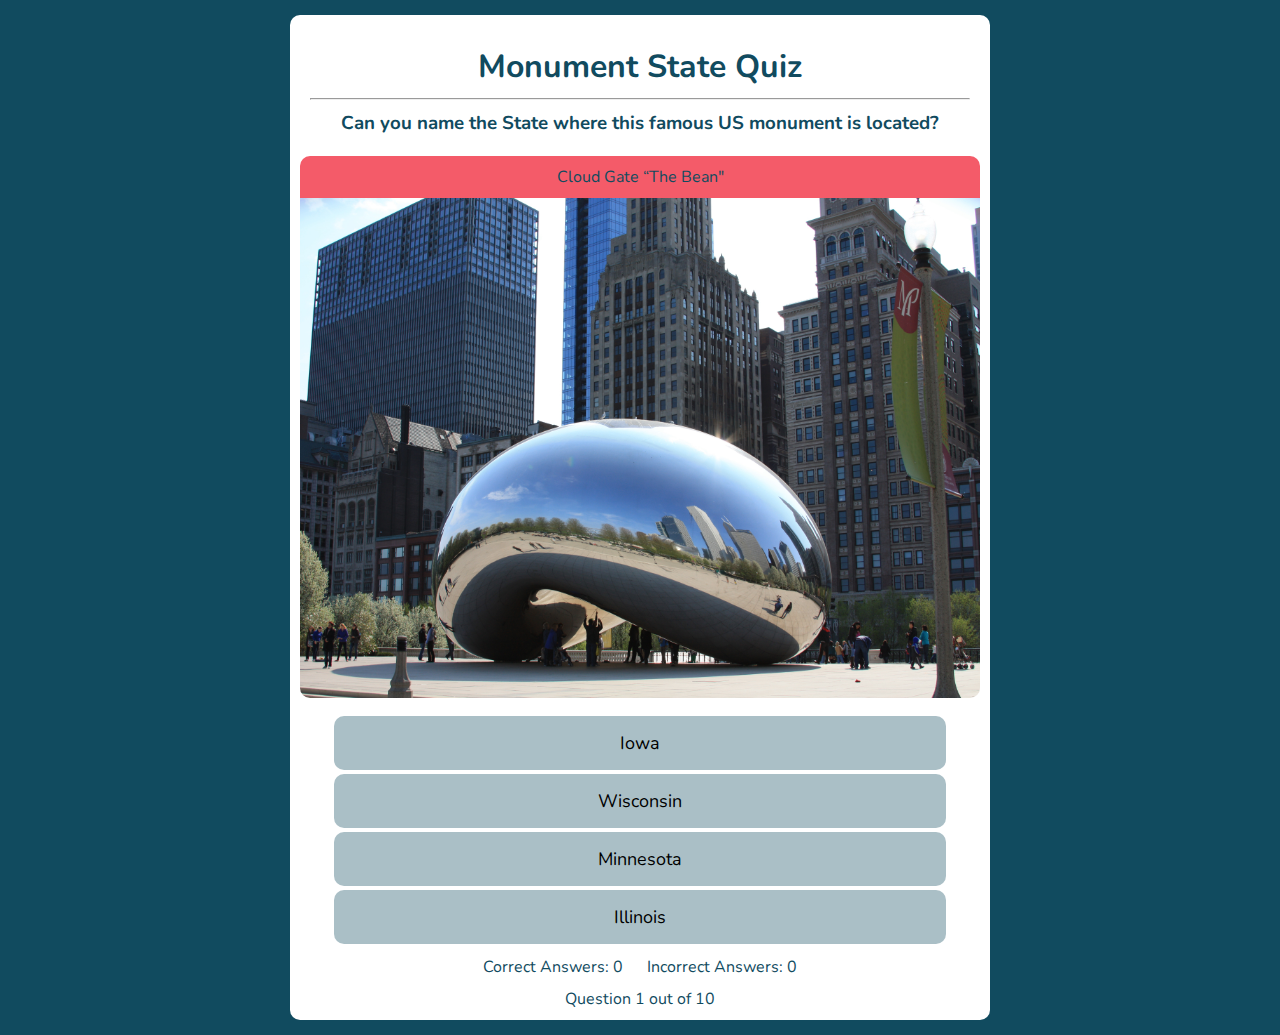
<file: index.html>
<!DOCTYPE html>
<html lang="en">

<head>
    <meta charset="UTF-8">
    <meta name="viewport" content="width=device-width, initial-scale=1.0">
    <title>US Monument Game</title>
    <link rel="stylesheet" href="assets/css/style.css">
</head>

<body>
    <div id="quiz-container">
        <!-- Existing div for the question -->
        <div id="question-container">
            <div class="title">
                <h1>Monument State Quiz</h1>
                <hr>
                <h3>Can you name the State where this famous US monument is located?</h3>
            </div>
            <div id="monument-name"></div>
            <img id="monument-img" src="" alt="Monument Image">
            <div id="answers-container">
                <!-- Existing buttons for answer options -->
                <button id="answer-1" class="answer-btn"></button>
                <button id="answer-2" class="answer-btn"></button>
                <button id="answer-3" class="answer-btn"></button>
                <button id="answer-4" class="answer-btn"></button>
            </div>
            <div class="score-area">
                <p class="scores">Correct Answers: <span id="score">0</span></p>
                <p class="scores">Incorrect Answers: <span id="incorrect">0</span></p>
            </div>
            <div id="question-number"></div>
        </div>
    </div>
    <script src="assets/js/script.js"></script>
</body>

</html>
</file>
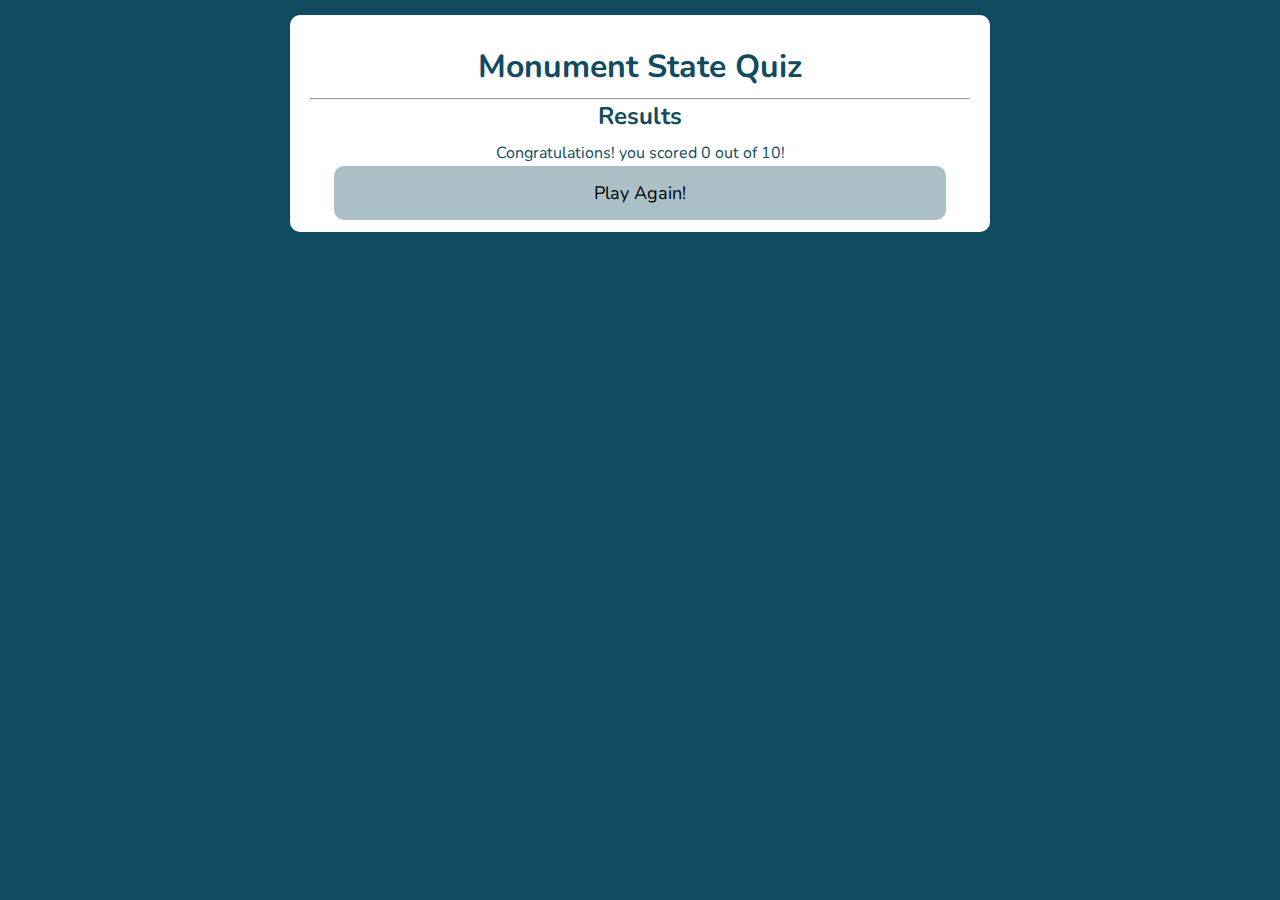
<file: results.html>
<!DOCTYPE html>
<html lang="en">

<head>
    <meta charset="UTF-8">
    <meta name="viewport" content="width=device-width, initial-scale=1.0">
    <title>US Monument Game</title>
    <link rel="stylesheet" href="assets/css/style.css">
</head>

<body>
    <div id="quiz-container">
        <!-- Existing div for the question -->
        <div id="question-container">
            <div class="title">
                <h1>Monument State Quiz</h1>
                <hr>
                <h2>Results</h2>
            </div>
            <div id="final-result">
                <p>Congratulations! you scored 0 out of 10!</p>
            </div>
            <a href="index.html"><button class="answer-btn">Play Again!</button></a>
        </div>
    </div>
    <script src="assets/js/script.js"></script>
</body>

</html>
</file>
<file: assets/css/style.css>
/*Imported font from Google fonts*/
@import url('https://fonts.googleapis.com/css2?family=Nunito:ital,wght@0,200..1000;1,200..1000&display=swap');

* {
    margin: 0;
    padding: 0;
    box-sizing: border-box;
    font-family: 'Nunito', sans-serif;
}


body {
    background-color: #114B5F;
    text-align: center;
    color: #114B5F;
    font-family: 'nunito', sans-serif;
    display: flex;
    flex-direction: column;
    justify-content: center;
    align-items: center;
}


#quiz-container {
    background-color: #FFFFFF;
    width: 90%;
    max-width: 700px;
    margin: 15px auto;
    border-radius: 10px;
    padding: 10px;
}

.title {
    padding: 10px;
}

.title h1,
.title h3 {
    padding: 10px;
}

#question-number {
    font-size: 1rem;
}

#answers-container {
    display: flex;
    flex-direction: column;
    justify-content: center;
    align-items: center;
}

#monument-name {
    border-radius: 10px 10px 0 0;
    background-color: #F45B69;
    padding: 10px 0;

}

#monument-img {
    margin: 0 auto;
    text-align: center;
    max-width: 100%;
    height: 100%;
    max-height: 500px;
    border-radius: 0 0 10px 10px;
    margin: 0 0 10px;
}

.answer-btn {
    background-color: #114c5f5b;
    color: #000000;
    width: 90%;
    margin: 0 auto;
    padding: 15px 30px;
    border: none;
    border-radius: 10px;
    font-size: 18px;
    margin: 2px 5px;
    cursor: pointer;
}

.answer-btn:hover {
    background-color: #F45B69;
}

#nav-btn-container {
    display: flex;
    width: 80%;
    margin: 0 auto;
}

.nav-btn {
    width: 50%;
    border: none;
    border-radius: 10px;
    font-size: 1rem;
    margin: 2px 5px;
    padding: 15px 0;
}

.nav-btn:hover {
    background-color: #F45B69;
}

.scores {
    display: inline-block;
    padding: 10px;
}

/* Media query: tablets and larger (768px and up) */
@media screen and (min-width: 768px) {

    #quiz-container {
        width: 80%;
    }

    #monument-img {
        max-width: 100%;
        height: 500px;
        max-height: 500px;
    }

}
</file>
